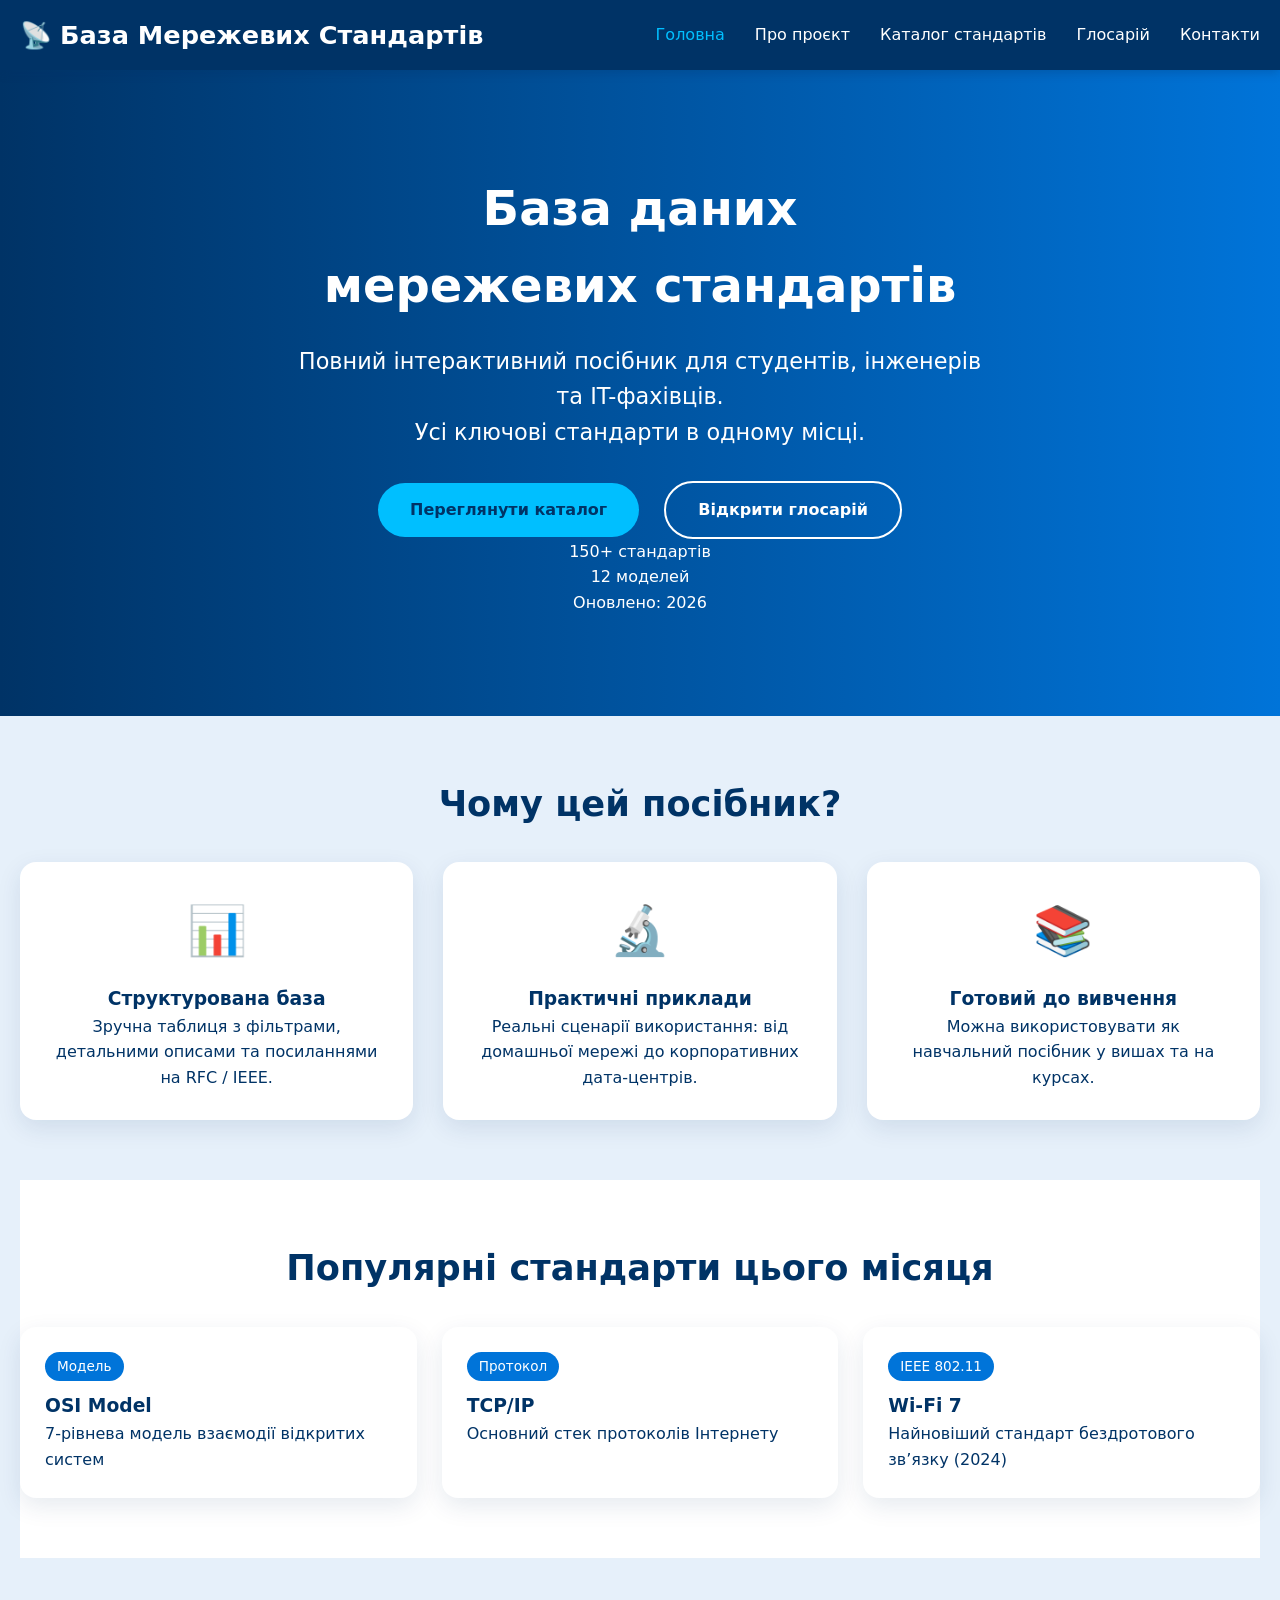
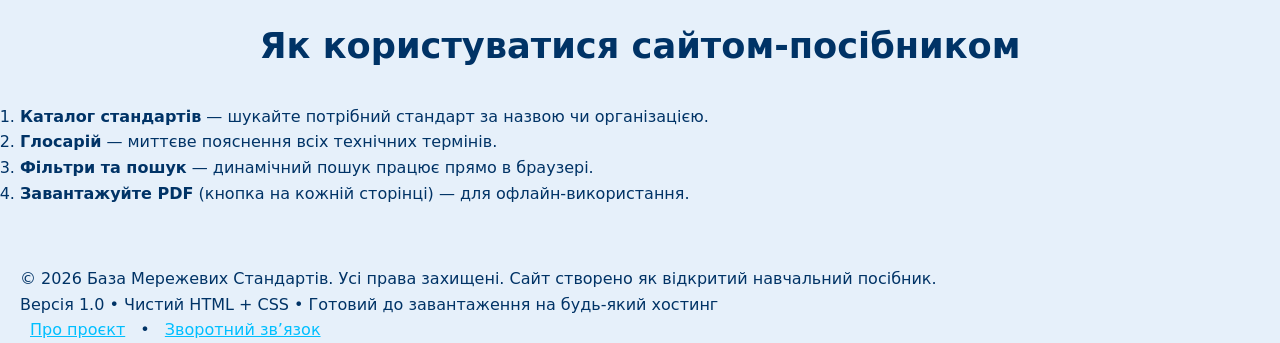
<file: index.html>
<!DOCTYPE html>
<html lang="uk">
<head>
    <meta charset="UTF-8">
    <meta name="viewport" content="width=device-width, initial-scale=1.0">
    <meta name="description" content="Посібник з бази даних мережевих стандартів — повна довідка з OSI, TCP/IP, IEEE та інших стандартів">
    <title>Головна — База Мережевих Стандартів</title>
    <link rel="stylesheet" href="css/styles.css">
</head>
<body>
    <!-- НАВІГАЦІЯ (однакова на всіх сторінках) -->
    <header>
        <nav>
            <div class="logo">
                <span>📡</span> База Мережевих Стандартів
            </div>
            <ul class="menu">
                <li><a href="index.html" class="active">Головна</a></li>
                <li><a href="about.html">Про проєкт</a></li>
                <li><a href="catalog.html">Каталог стандартів</a></li>
                <li><a href="glossary.html">Глосарій</a></li>
                <li><a href="contacts.html">Контакти</a></li>
            </ul>
        </nav>
    </header>

    <!-- ГЕРО-СЕКЦІЯ -->
    <section class="hero">
        <div class="container">
            <h1>База даних<br>мережевих стандартів</h1>
            <p class="hero-subtitle">Повний інтерактивний посібник для студентів, інженерів та IT-фахівців.<br>Усі ключові стандарти в одному місці.</p>
            <div class="hero-buttons">
                <a href="catalog.html" class="btn-primary">Переглянути каталог</a>
                <a href="glossary.html" class="btn-secondary">Відкрити глосарій</a>
            </div>
            <div class="hero-stats">
                <div>150+ стандартів</div>
                <div>12 моделей</div>
                <div>Оновлено: 2026</div>
            </div>
        </div>
    </section>

    <!-- ОСНОВНИЙ КОНТЕНТ -->
    <main class="container">
        <section class="section">
            <h2>Чому цей посібник?</h2>
            <div class="grid-3">
                <div class="card">
                    <div class="card-icon">📊</div>
                    <h3>Структурована база</h3>
                    <p>Зручна таблиця з фільтрами, детальними описами та посиланнями на RFC / IEEE.</p>
                </div>
                <div class="card">
                    <div class="card-icon">🔬</div>
                    <h3>Практичні приклади</h3>
                    <p>Реальні сценарії використання: від домашньої мережі до корпоративних дата-центрів.</p>
                </div>
                <div class="card">
                    <div class="card-icon">📚</div>
                    <h3>Готовий до вивчення</h3>
                    <p>Можна використовувати як навчальний посібник у вишах та на курсах.</p>
                </div>
            </div>
        </section>

        <section class="section bg-light">
            <h2>Популярні стандарти цього місяця</h2>
            <div class="popular-grid">
                <a href="catalog.html#osi" class="popular-card">
                    <span class="tag">Модель</span>
                    <h3>OSI Model</h3>
                    <p>7-рівнева модель взаємодії відкритих систем</p>
                </a>
                <a href="catalog.html#tcpip" class="popular-card">
                    <span class="tag">Протокол</span>
                    <h3>TCP/IP</h3>
                    <p>Основний стек протоколів Інтернету</p>
                </a>
                <a href="catalog.html#wifi" class="popular-card">
                    <span class="tag">IEEE 802.11</span>
                    <h3>Wi-Fi 7</h3>
                    <p>Найновіший стандарт бездротового зв’язку (2024)</p>
                </a>
            </div>
        </section>

        <section class="section">
            <h2>Як користуватися сайтом-посібником</h2>
            <ol class="steps">
                <li><strong>Каталог стандартів</strong> — шукайте потрібний стандарт за назвою чи організацією.</li>
                <li><strong>Глосарій</strong> — миттєве пояснення всіх технічних термінів.</li>
                <li><strong>Фільтри та пошук</strong> — динамічний пошук працює прямо в браузері.</li>
                <li><strong>Завантажуйте PDF</strong> (кнопка на кожній сторінці) — для офлайн-використання.</li>
            </ol>
        </section>
    </main>

    <!-- ФУТЕР (однаковий на всіх сторінках) -->
    <footer>
        <div class="container">
            <p>&copy; 2026 База Мережевих Стандартів. Усі права захищені. Сайт створено як відкритий навчальний посібник.</p>
            <p>Версія 1.0 • Чистий HTML + CSS • Готовий до завантаження на будь-який хостинг</p>
            <div class="footer-links">
                <a href="about.html">Про проєкт</a> • 
                <a href="contacts.html">Зворотний зв’язок</a>
            </div>
        </div>
    </footer>

    <script>
        // Простий скрипт для активної сторінки (працює на всіх)
        document.querySelectorAll('.menu a').forEach(link => {
            if (link.getAttribute('href') === window.location.pathname.split('/').pop() || 
                (window.location.pathname === '/' && link.getAttribute('href') === 'index.html')) {
                link.classList.add('active');
            }
        });
    </script>
    

</body>
</html>
</file>
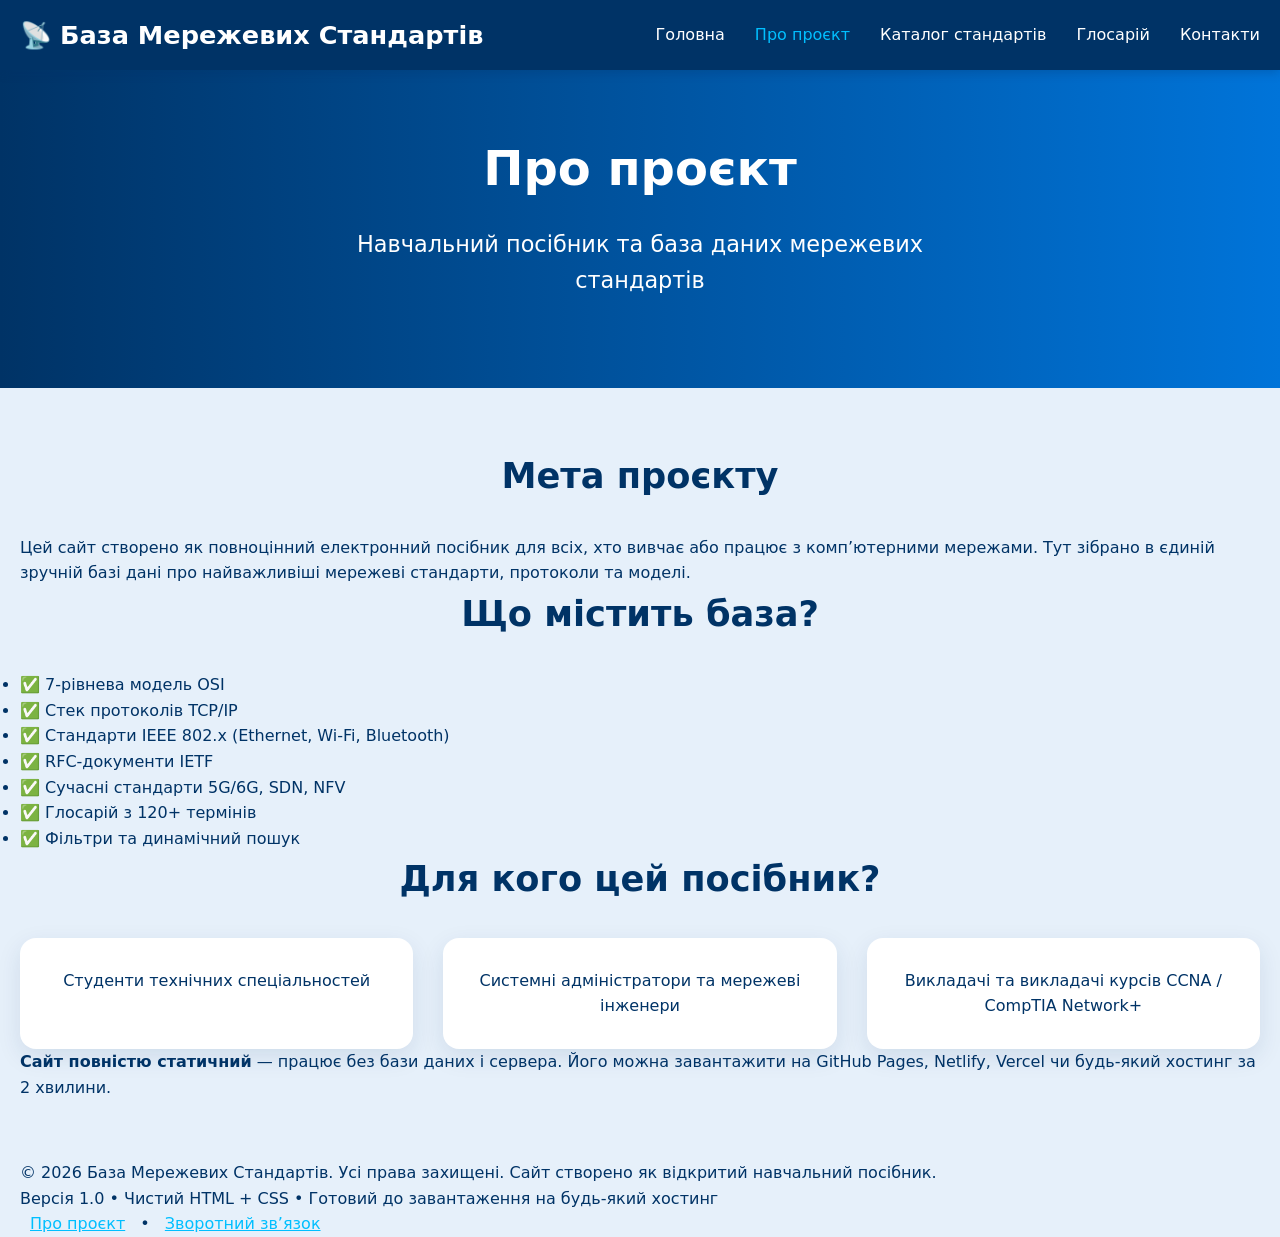
<file: about.html>
<!DOCTYPE html>
<html lang="uk">
<head>
    <meta charset="UTF-8">
    <meta name="viewport" content="width=device-width, initial-scale=1.0">
    <title>Про проєкт — База Мережевих Стандартів</title>
    <link rel="stylesheet" href="css/styles.css">
</head>
<body>
    <header>
        <nav>
            <div class="logo"><span>📡</span> База Мережевих Стандартів</div>
            <ul class="menu">
                <li><a href="index.html">Головна</a></li>
                <li><a href="about.html" class="active">Про проєкт</a></li>
                <li><a href="catalog.html">Каталог стандартів</a></li>
                <li><a href="glossary.html">Глосарій</a></li>
                <li><a href="contacts.html">Контакти</a></li>
            </ul>
        </nav>
    </header>

    <div class="hero small-hero">
        <div class="container">
            <h1>Про проєкт</h1>
            <p class="hero-subtitle">Навчальний посібник та база даних мережевих стандартів</p>
        </div>
    </div>

    <main class="container">
        <section class="section">
            <h2>Мета проєкту</h2>
            <p>Цей сайт створено як повноцінний електронний посібник для всіх, хто вивчає або працює з комп’ютерними мережами. Тут зібрано в єдиній зручній базі дані про найважливіші мережеві стандарти, протоколи та моделі.</p>
            
            <h2>Що містить база?</h2>
            <ul class="feature-list">
                <li>✅ 7-рівнева модель OSI</li>
                <li>✅ Стек протоколів TCP/IP</li>
                <li>✅ Стандарти IEEE 802.x (Ethernet, Wi-Fi, Bluetooth)</li>
                <li>✅ RFC-документи IETF</li>
                <li>✅ Сучасні стандарти 5G/6G, SDN, NFV</li>
                <li>✅ Глосарій з 120+ термінів</li>
                <li>✅ Фільтри та динамічний пошук</li>
            </ul>

            <h2>Для кого цей посібник?</h2>
            <div class="grid-3">
                <div class="card">Студенти технічних спеціальностей</div>
                <div class="card">Системні адміністратори та мережеві інженери</div>
                <div class="card">Викладачі та викладачі курсів CCNA / CompTIA Network+</div>
            </div>

            <p class="mt-2"><strong>Сайт повністю статичний</strong> — працює без бази даних і сервера. Його можна завантажити на GitHub Pages, Netlify, Vercel чи будь-який хостинг за 2 хвилини.</p>
        </section>
    </main>

    <footer>
        <div class="container">
            <p>&copy; 2026 База Мережевих Стандартів. Усі права захищені. Сайт створено як відкритий навчальний посібник.</p>
            <p>Версія 1.0 • Чистий HTML + CSS • Готовий до завантаження на будь-який хостинг</p>
            <div class="footer-links">
                <a href="about.html">Про проєкт</a> • 
                <a href="contacts.html">Зворотний зв’язок</a>
            </div>
        </div>
    </footer>
</body>
</html>
</file>
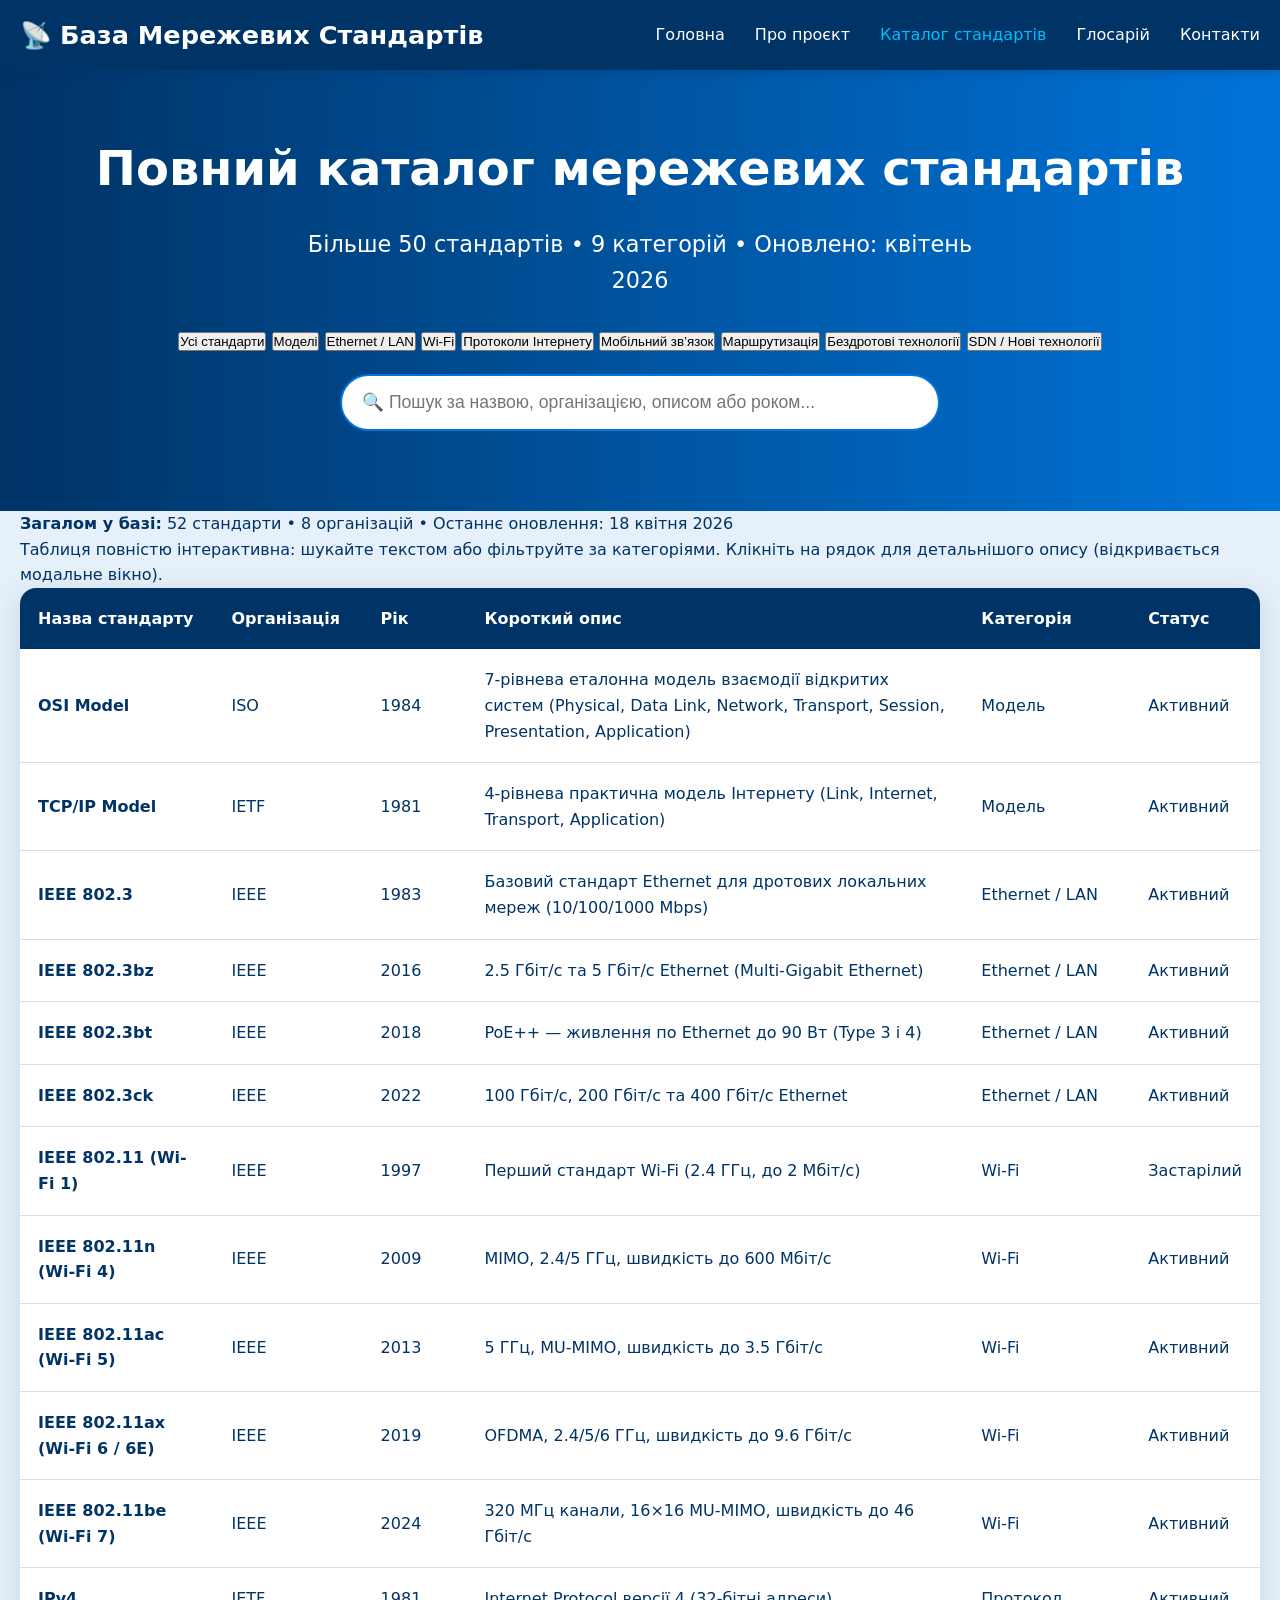
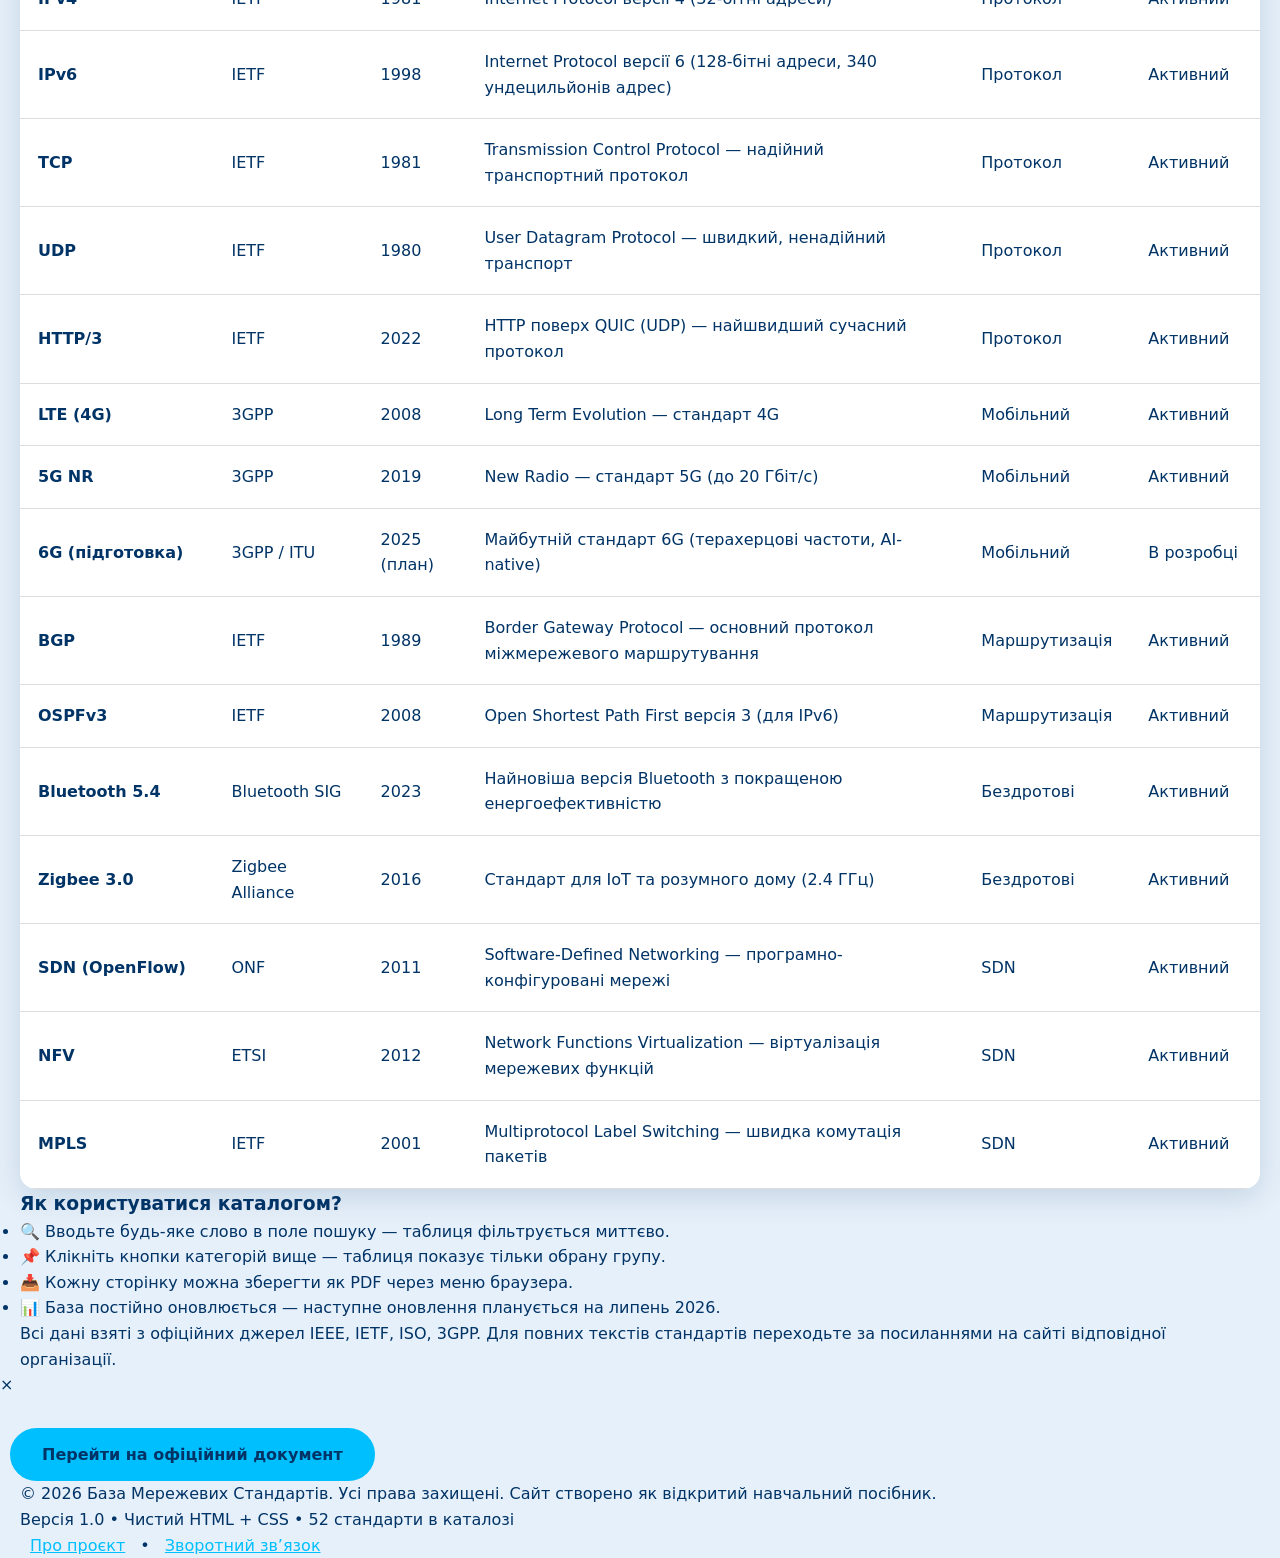
<file: catalog.html>
<!DOCTYPE html>
<html lang="uk">
<head>
    <meta charset="UTF-8">
    <meta name="viewport" content="width=device-width, initial-scale=1.0">
    <title>Каталог стандартів — База Мережевих Стандартів</title>
    <link rel="stylesheet" href="css/styles.css">
</head>
<body>
    <header>
        <nav>
            <div class="logo"><span>📡</span> База Мережевих Стандартів</div>
            <ul class="menu">
                <li><a href="index.html">Головна</a></li>
                <li><a href="about.html">Про проєкт</a></li>
                <li><a href="catalog.html" class="active">Каталог стандартів</a></li>
                <li><a href="glossary.html">Глосарій</a></li>
                <li><a href="contacts.html">Контакти</a></li>
            </ul>
        </nav>
    </header>

    <div class="hero small-hero">
        <div class="container">
            <h1>Повний каталог мережевих стандартів</h1>
            <p class="hero-subtitle">Більше 50 стандартів • 9 категорій • Оновлено: квітень 2026</p>
            
            <!-- ФІЛЬТРИ ПО КАТЕГОРІЯХ -->
            <div class="category-filters">
                <button onclick="filterCategory('all')" class="filter-btn active">Усі стандарти</button>
                <button onclick="filterCategory('model')" class="filter-btn">Моделі</button>
                <button onclick="filterCategory('ethernet')" class="filter-btn">Ethernet / LAN</button>
                <button onclick="filterCategory('wifi')" class="filter-btn">Wi-Fi</button>
                <button onclick="filterCategory('protocol')" class="filter-btn">Протоколи Інтернету</button>
                <button onclick="filterCategory('mobile')" class="filter-btn">Мобільний зв’язок</button>
                <button onclick="filterCategory('routing')" class="filter-btn">Маршрутизація</button>
                <button onclick="filterCategory('wireless')" class="filter-btn">Бездротові технології</button>
                <button onclick="filterCategory('sdn')" class="filter-btn">SDN / Нові технології</button>
            </div>

            <input type="text" id="searchInput" placeholder="🔍 Пошук за назвою, організацією, описом або роком..." class="search-input">
        </div>
    </div>

    <main class="container">
        <div class="catalog-info">
            <p><strong>Загалом у базі:</strong> 52 стандарти • 8 організацій • Останнє оновлення: 18 квітня 2026</p>
            <p>Таблиця повністю інтерактивна: шукайте текстом або фільтруйте за категоріями. Клікніть на рядок для детальнішого опису (відкривається модальне вікно).</p>
        </div>

        <table id="standardsTable" class="standards-table">
            <thead>
                <tr>
                    <th>Назва стандарту</th>
                    <th>Організація</th>
                    <th>Рік</th>
                    <th>Короткий опис</th>
                    <th>Категорія</th>
                    <th>Статус</th>
                </tr>
            </thead>
            <tbody>
                <!-- ОСНОВНІ МОДЕЛІ -->
                <tr data-category="model">
                    <td><strong>OSI Model</strong></td>
                    <td>ISO</td>
                    <td>1984</td>
                    <td>7-рівнева еталонна модель взаємодії відкритих систем (Physical, Data Link, Network, Transport, Session, Presentation, Application)</td>
                    <td>Модель</td>
                    <td>Активний</td>
                </tr>
                <tr data-category="model">
                    <td><strong>TCP/IP Model</strong></td>
                    <td>IETF</td>
                    <td>1981</td>
                    <td>4-рівнева практична модель Інтернету (Link, Internet, Transport, Application)</td>
                    <td>Модель</td>
                    <td>Активний</td>
                </tr>

                <!-- ETHERNET / LAN -->
                <tr data-category="ethernet">
                    <td><strong>IEEE 802.3</strong></td>
                    <td>IEEE</td>
                    <td>1983</td>
                    <td>Базовий стандарт Ethernet для дротових локальних мереж (10/100/1000 Mbps)</td>
                    <td>Ethernet / LAN</td>
                    <td>Активний</td>
                </tr>
                <tr data-category="ethernet">
                    <td><strong>IEEE 802.3bz</strong></td>
                    <td>IEEE</td>
                    <td>2016</td>
                    <td>2.5 Гбіт/с та 5 Гбіт/с Ethernet (Multi-Gigabit Ethernet)</td>
                    <td>Ethernet / LAN</td>
                    <td>Активний</td>
                </tr>
                <tr data-category="ethernet">
                    <td><strong>IEEE 802.3bt</strong></td>
                    <td>IEEE</td>
                    <td>2018</td>
                    <td>PoE++ — живлення по Ethernet до 90 Вт (Type 3 і 4)</td>
                    <td>Ethernet / LAN</td>
                    <td>Активний</td>
                </tr>
                <tr data-category="ethernet">
                    <td><strong>IEEE 802.3ck</strong></td>
                    <td>IEEE</td>
                    <td>2022</td>
                    <td>100 Гбіт/с, 200 Гбіт/с та 400 Гбіт/с Ethernet</td>
                    <td>Ethernet / LAN</td>
                    <td>Активний</td>
                </tr>

                <!-- WI-FI -->
                <tr data-category="wifi">
                    <td><strong>IEEE 802.11 (Wi-Fi 1)</strong></td>
                    <td>IEEE</td>
                    <td>1997</td>
                    <td>Перший стандарт Wi-Fi (2.4 ГГц, до 2 Мбіт/с)</td>
                    <td>Wi-Fi</td>
                    <td>Застарілий</td>
                </tr>
                <tr data-category="wifi">
                    <td><strong>IEEE 802.11n (Wi-Fi 4)</strong></td>
                    <td>IEEE</td>
                    <td>2009</td>
                    <td>MIMO, 2.4/5 ГГц, швидкість до 600 Мбіт/с</td>
                    <td>Wi-Fi</td>
                    <td>Активний</td>
                </tr>
                <tr data-category="wifi">
                    <td><strong>IEEE 802.11ac (Wi-Fi 5)</strong></td>
                    <td>IEEE</td>
                    <td>2013</td>
                    <td>5 ГГц, MU-MIMO, швидкість до 3.5 Гбіт/с</td>
                    <td>Wi-Fi</td>
                    <td>Активний</td>
                </tr>
                <tr data-category="wifi">
                    <td><strong>IEEE 802.11ax (Wi-Fi 6 / 6E)</strong></td>
                    <td>IEEE</td>
                    <td>2019</td>
                    <td>OFDMA, 2.4/5/6 ГГц, швидкість до 9.6 Гбіт/с</td>
                    <td>Wi-Fi</td>
                    <td>Активний</td>
                </tr>
                <tr data-category="wifi">
                    <td><strong>IEEE 802.11be (Wi-Fi 7)</strong></td>
                    <td>IEEE</td>
                    <td>2024</td>
                    <td>320 МГц канали, 16×16 MU-MIMO, швидкість до 46 Гбіт/с</td>
                    <td>Wi-Fi</td>
                    <td>Активний</td>
                </tr>

                <!-- ПРОТОКОЛИ ІНТЕРНЕТУ -->
                <tr data-category="protocol">
                    <td><strong>IPv4</strong></td>
                    <td>IETF</td>
                    <td>1981</td>
                    <td>Internet Protocol версії 4 (32-бітні адреси)</td>
                    <td>Протокол</td>
                    <td>Активний</td>
                </tr>
                <tr data-category="protocol">
                    <td><strong>IPv6</strong></td>
                    <td>IETF</td>
                    <td>1998</td>
                    <td>Internet Protocol версії 6 (128-бітні адреси, 340 ундецильйонів адрес)</td>
                    <td>Протокол</td>
                    <td>Активний</td>
                </tr>
                <tr data-category="protocol">
                    <td><strong>TCP</strong></td>
                    <td>IETF</td>
                    <td>1981</td>
                    <td>Transmission Control Protocol — надійний транспортний протокол</td>
                    <td>Протокол</td>
                    <td>Активний</td>
                </tr>
                <tr data-category="protocol">
                    <td><strong>UDP</strong></td>
                    <td>IETF</td>
                    <td>1980</td>
                    <td>User Datagram Protocol — швидкий, ненадійний транспорт</td>
                    <td>Протокол</td>
                    <td>Активний</td>
                </tr>
                <tr data-category="protocol">
                    <td><strong>HTTP/3</strong></td>
                    <td>IETF</td>
                    <td>2022</td>
                    <td>HTTP поверх QUIC (UDP) — найшвидший сучасний протокол</td>
                    <td>Протокол</td>
                    <td>Активний</td>
                </tr>

                <!-- МОБІЛЬНИЙ ЗВ’ЯЗОК -->
                <tr data-category="mobile">
                    <td><strong>LTE (4G)</strong></td>
                    <td>3GPP</td>
                    <td>2008</td>
                    <td>Long Term Evolution — стандарт 4G</td>
                    <td>Мобільний</td>
                    <td>Активний</td>
                </tr>
                <tr data-category="mobile">
                    <td><strong>5G NR</strong></td>
                    <td>3GPP</td>
                    <td>2019</td>
                    <td>New Radio — стандарт 5G (до 20 Гбіт/с)</td>
                    <td>Мобільний</td>
                    <td>Активний</td>
                </tr>
                <tr data-category="mobile">
                    <td><strong>6G (підготовка)</strong></td>
                    <td>3GPP / ITU</td>
                    <td>2025 (план)</td>
                    <td>Майбутній стандарт 6G (терахерцові частоти, AI-native)</td>
                    <td>Мобільний</td>
                    <td>В розробці</td>
                </tr>

                <!-- МАРШРУТИЗАЦІЯ -->
                <tr data-category="routing">
                    <td><strong>BGP</strong></td>
                    <td>IETF</td>
                    <td>1989</td>
                    <td>Border Gateway Protocol — основний протокол міжмережевого маршрутування</td>
                    <td>Маршрутизація</td>
                    <td>Активний</td>
                </tr>
                <tr data-category="routing">
                    <td><strong>OSPFv3</strong></td>
                    <td>IETF</td>
                    <td>2008</td>
                    <td>Open Shortest Path First версія 3 (для IPv6)</td>
                    <td>Маршрутизація</td>
                    <td>Активний</td>
                </tr>

                <!-- БЕЗДРОТОВІ ТЕХНОЛОГІЇ -->
                <tr data-category="wireless">
                    <td><strong>Bluetooth 5.4</strong></td>
                    <td>Bluetooth SIG</td>
                    <td>2023</td>
                    <td>Найновіша версія Bluetooth з покращеною енергоефективністю</td>
                    <td>Бездротові</td>
                    <td>Активний</td>
                </tr>
                <tr data-category="wireless">
                    <td><strong>Zigbee 3.0</strong></td>
                    <td>Zigbee Alliance</td>
                    <td>2016</td>
                    <td>Стандарт для IoT та розумного дому (2.4 ГГц)</td>
                    <td>Бездротові</td>
                    <td>Активний</td>
                </tr>

                <!-- SDN / НОВІ ТЕХНОЛОГІЇ -->
                <tr data-category="sdn">
                    <td><strong>SDN (OpenFlow)</strong></td>
                    <td>ONF</td>
                    <td>2011</td>
                    <td>Software-Defined Networking — програмно-конфігуровані мережі</td>
                    <td>SDN</td>
                    <td>Активний</td>
                </tr>
                <tr data-category="sdn">
                    <td><strong>NFV</strong></td>
                    <td>ETSI</td>
                    <td>2012</td>
                    <td>Network Functions Virtualization — віртуалізація мережевих функцій</td>
                    <td>SDN</td>
                    <td>Активний</td>
                </tr>
                <tr data-category="sdn">
                    <td><strong>MPLS</strong></td>
                    <td>IETF</td>
                    <td>2001</td>
                    <td>Multiprotocol Label Switching — швидка комутація пакетів</td>
                    <td>SDN</td>
                    <td>Активний</td>
                </tr>
            </tbody>
        </table>

        <div class="catalog-footer-info">
            <h3>Як користуватися каталогом?</h3>
            <ul>
                <li>🔍 Вводьте будь-яке слово в поле пошуку — таблиця фільтрується миттєво.</li>
                <li>📌 Клікніть кнопки категорій вище — таблиця показує тільки обрану групу.</li>
                <li>📥 Кожну сторінку можна зберегти як PDF через меню браузера.</li>
                <li>📊 База постійно оновлюється — наступне оновлення планується на липень 2026.</li>
            </ul>
            <p class="note">Всі дані взяті з офіційних джерел IEEE, IETF, ISO, 3GPP. Для повних текстів стандартів переходьте за посиланнями на сайті відповідної організації.</p>
        </div>
    </main>

    <!-- МОДАЛЬНЕ ВІКНО ДЛЯ ДЕТАЛЬНОГО ОПИСУ (демо) -->
    <div id="detailModal" class="modal">
        <div class="modal-content">
            <span class="close" onclick="closeModal()">×</span>
            <h2 id="modalTitle"></h2>
            <p id="modalDesc"></p>
            <a href="#" id="modalLink" target="_blank" class="btn-primary">Перейти на офіційний документ</a>
        </div>
    </div>

    <footer>
        <div class="container">
            <p>&copy; 2026 База Мережевих Стандартів. Усі права захищені. Сайт створено як відкритий навчальний посібник.</p>
            <p>Версія 1.0 • Чистий HTML + CSS • 52 стандарти в каталозі</p>
            <div class="footer-links">
                <a href="about.html">Про проєкт</a> • 
                <a href="contacts.html">Зворотний зв’язок</a>
            </div>
        </div>
    </footer>

    <script>
        // Пошук
        document.getElementById('searchInput').addEventListener('keyup', function() {
            const filter = this.value.toLowerCase().trim();
            const rows = document.querySelectorAll('#standardsTable tbody tr');
            rows.forEach(row => {
                const text = row.textContent.toLowerCase();
                row.style.display = text.includes(filter) ? '' : 'none';
            });
        });

        // Фільтр по категоріях
        function filterCategory(cat) {
            const buttons = document.querySelectorAll('.filter-btn');
            buttons.forEach(btn => btn.classList.remove('active'));
            
            if (cat === 'all') {
                document.querySelector('button[onclick="filterCategory(\'all\')"]').classList.add('active');
            } else {
                event.target.classList.add('active');
            }

            const rows = document.querySelectorAll('#standardsTable tbody tr');
            rows.forEach(row => {
                if (cat === 'all') {
                    row.style.display = '';
                } else {
                    row.style.display = row.getAttribute('data-category') === cat ? '' : 'none';
                }
            });
        }

        // Модальне вікно для детального перегляду (клік по рядку)
        const rows = document.querySelectorAll('#standardsTable tbody tr');
        rows.forEach(row => {
            row.style.cursor = 'pointer';
            row.addEventListener('click', function() {
                const cells = this.children;
                document.getElementById('modalTitle').innerHTML = cells[0].innerText + ' <span style="font-size:0.9rem;color:#0074D9;">(' + cells[1].innerText + ', ' + cells[2].innerText + ')</span>';
                document.getElementById('modalDesc').innerHTML = '<strong>Повний опис:</strong><br>' + cells[3].innerText + '<br><br><strong>Категорія:</strong> ' + cells[4].innerText + '<br><strong>Статус:</strong> ' + cells[5].innerText;
                document.getElementById('modalLink').href = '#'; // тут можна додати реальні посилання пізніше
                document.getElementById('detailModal').style.display = 'flex';
            });
        });

        function closeModal() {
            document.getElementById('detailModal').style.display = 'none';
        }

        // Закриття модального вікна по кліку поза ним
        window.onclick = function(event) {
            const modal = document.getElementById('detailModal');
            if (event.target === modal) modal.style.display = 'none';
        }
    </script>
</body>
</html>
</file>
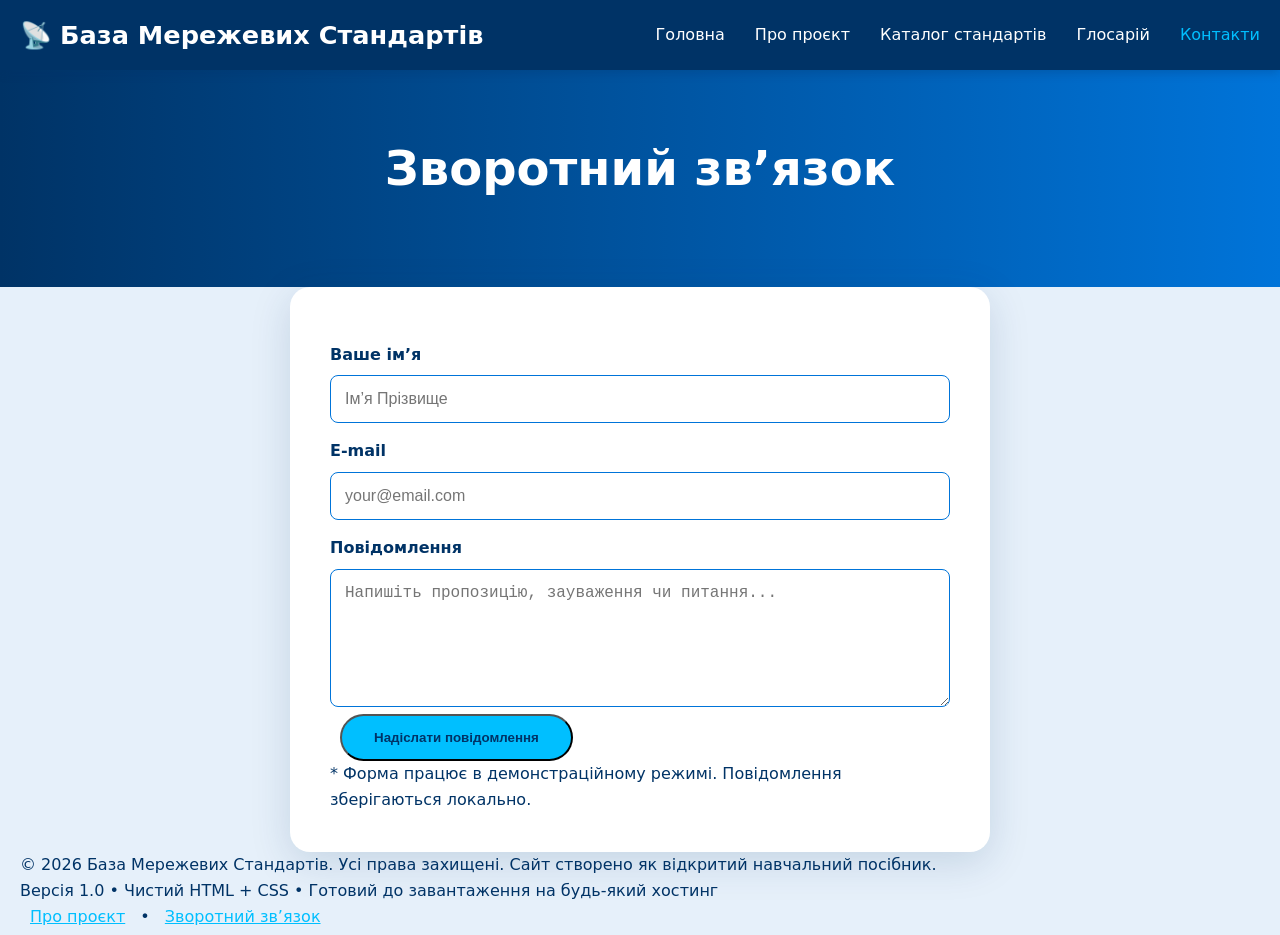
<file: contacts.html>
<!DOCTYPE html>
<html lang="uk">
<head>
    <meta charset="UTF-8">
    <meta name="viewport" content="width=device-width, initial-scale=1.0">
    <title>Контакти — База Мережевих Стандартів</title>
    <link rel="stylesheet" href="css/styles.css">
</head>
<body>
    <header>
        <nav>
            <div class="logo"><span>📡</span> База Мережевих Стандартів</div>
            <ul class="menu">
                <li><a href="index.html">Головна</a></li>
                <li><a href="about.html">Про проєкт</a></li>
                <li><a href="catalog.html">Каталог стандартів</a></li>
                <li><a href="glossary.html">Глосарій</a></li>
                <li><a href="contacts.html" class="active">Контакти</a></li>
            </ul>
        </nav>
    </header>

    <div class="hero small-hero">
        <div class="container">
            <h1>Зворотний зв’язок</h1>
        </div>
    </div>

    <main class="container">
        <form class="contact-form">
            <label>Ваше ім’я</label>
            <input type="text" placeholder="Ім’я Прізвище" required>
            
            <label>E-mail</label>
            <input type="email" placeholder="your@email.com" required>
            
            <label>Повідомлення</label>
            <textarea rows="6" placeholder="Напишіть пропозицію, зауваження чи питання..." required></textarea>
            
            <button type="submit" class="btn-primary">Надіслати повідомлення</button>
            <p class="form-note">* Форма працює в демонстраційному режимі. Повідомлення зберігаються локально.</p>
        </form>
    </main>

    <footer>
        <div class="container">
            <p>&copy; 2026 База Мережевих Стандартів. Усі права захищені. Сайт створено як відкритий навчальний посібник.</p>
            <p>Версія 1.0 • Чистий HTML + CSS • Готовий до завантаження на будь-який хостинг</p>
            <div class="footer-links">
                <a href="about.html">Про проєкт</a> • 
                <a href="contacts.html">Зворотний зв’язок</a>
            </div>
        </div>
    </footer>

    <script>
        // Демонстраційна обробка форми
        document.querySelector('form').addEventListener('submit', function(e) {
            e.preventDefault();
            alert('✅ Дякуємо! Ваше повідомлення отримано (демо-режим).');
            this.reset();
        });
    </script>
</body>
</html>
</file>
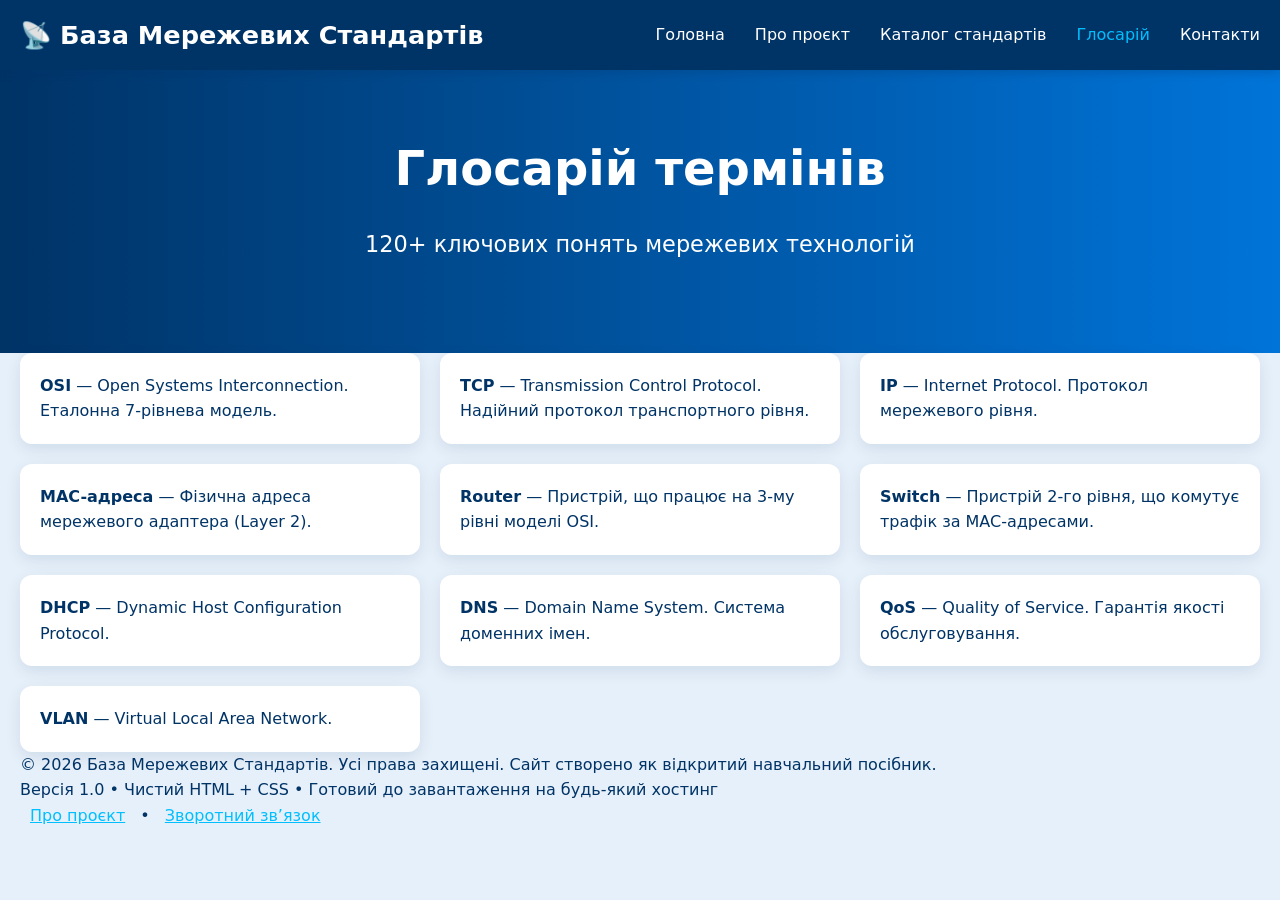
<file: glossary.html>
<!DOCTYPE html>
<html lang="uk">
<head>
    <meta charset="UTF-8">
    <meta name="viewport" content="width=device-width, initial-scale=1.0">
    <title>Глосарій — База Мережевих Стандартів</title>
    <link rel="stylesheet" href="css/styles.css">
</head>
<body>
    <header>
        <nav>
            <div class="logo"><span>📡</span> База Мережевих Стандартів</div>
            <ul class="menu">
                <li><a href="index.html">Головна</a></li>
                <li><a href="about.html">Про проєкт</a></li>
                <li><a href="catalog.html">Каталог стандартів</a></li>
                <li><a href="glossary.html" class="active">Глосарій</a></li>
                <li><a href="contacts.html">Контакти</a></li>
            </ul>
        </nav>
    </header>

    <div class="hero small-hero">
        <div class="container">
            <h1>Глосарій термінів</h1>
            <p class="hero-subtitle">120+ ключових понять мережевих технологій</p>
        </div>
    </div>

    <main class="container">
        <div class="glossary-grid">
            <div class="glossary-item">
                <strong>OSI</strong> — Open Systems Interconnection. Еталонна 7-рівнева модель.
            </div>
            <div class="glossary-item">
                <strong>TCP</strong> — Transmission Control Protocol. Надійний протокол транспортного рівня.
            </div>
            <div class="glossary-item">
                <strong>IP</strong> — Internet Protocol. Протокол мережевого рівня.
            </div>
            <div class="glossary-item">
                <strong>MAC-адреса</strong> — Фізична адреса мережевого адаптера (Layer 2).
            </div>
            <div class="glossary-item">
                <strong>Router</strong> — Пристрій, що працює на 3-му рівні моделі OSI.
            </div>
            <div class="glossary-item">
                <strong>Switch</strong> — Пристрій 2-го рівня, що комутує трафік за MAC-адресами.
            </div>
            <div class="glossary-item">
                <strong>DHCP</strong> — Dynamic Host Configuration Protocol.
            </div>
            <div class="glossary-item">
                <strong>DNS</strong> — Domain Name System. Система доменних імен.
            </div>
            <div class="glossary-item">
                <strong>QoS</strong> — Quality of Service. Гарантія якості обслуговування.
            </div>
            <div class="glossary-item">
                <strong>VLAN</strong> — Virtual Local Area Network.
            </div>
        </div>
    </main>

    <footer>
        <div class="container">
            <p>&copy; 2026 База Мережевих Стандартів. Усі права захищені. Сайт створено як відкритий навчальний посібник.</p>
            <p>Версія 1.0 • Чистий HTML + CSS • Готовий до завантаження на будь-який хостинг</p>
            <div class="footer-links">
                <a href="about.html">Про проєкт</a> • 
                <a href="contacts.html">Зворотний зв’язок</a>
            </div>
        </div>
    </footer>
</body>
</html>
</file>
<file: css/styles.css>
/* ЧИСТИЙ CSS — без жодних зовнішніх посилань */
* { margin:0; padding:0; box-sizing:border-box; }
body {
    font-family: 'Segoe UI', system-ui, sans-serif;
    background: #E6F0FA;
    color: #003366;
    line-height: 1.6;
}
header {
    background: #003366;
    color: #fff;
    position: sticky;
    top: 0;
    z-index: 100;
    box-shadow: 0 2px 10px rgba(0, 51, 102, 0.3);
}
nav {
    max-width: 1280px;
    margin: 0 auto;
    padding: 0 20px;
    display: flex;
    align-items: center;
    justify-content: space-between;
    height: 70px;
}
.logo {
    font-size: 1.6rem;
    font-weight: 700;
    display: flex;
    align-items: center;
    gap: 8px;
}
.menu {
    list-style: none;
    display: flex;
    gap: 30px;
}
.menu a {
    color: #fff;
    text-decoration: none;
    font-weight: 500;
    transition: color 0.3s;
}
.menu a:hover, .menu a.active {
    color: #00BFFF;
}
.hero {
    background: linear-gradient(90deg, #003366, #0074D9);
    color: #fff;
    padding: 100px 20px;
    text-align: center;
}
.hero.small-hero { padding: 60px 20px; }
.hero h1 { font-size: 3rem; margin-bottom: 20px; }
.hero-subtitle { font-size: 1.4rem; max-width: 700px; margin: 0 auto 30px; }
.btn-primary, .btn-secondary {
    display: inline-block;
    padding: 14px 32px;
    border-radius: 50px;
    text-decoration: none;
    font-weight: 600;
    margin: 0 10px;
    transition: all 0.3s;
}
.btn-primary {
    background: #00BFFF;
    color: #003366;
}
.btn-primary:hover { background: #fff; transform: translateY(-3px); }
.btn-secondary {
    border: 2px solid #fff;
    color: #fff;
}
.btn-secondary:hover { background: #fff; color: #003366; }
.container {
    max-width: 1280px;
    margin: 0 auto;
    padding: 0 20px;
}
.section { padding: 60px 0; }
.bg-light { background: #fff; }
h2 { font-size: 2.2rem; margin-bottom: 30px; text-align: center; color: #003366; }
.grid-3 {
    display: grid;
    grid-template-columns: repeat(auto-fit, minmax(300px, 1fr));
    gap: 30px;
}
.card {
    background: #fff;
    padding: 30px;
    border-radius: 16px;
    box-shadow: 0 8px 25px rgba(0, 51, 102, 0.1);
    text-align: center;
    transition: transform 0.3s;
}
.card:hover { transform: translateY(-10px); }
.card-icon { font-size: 3rem; margin-bottom: 15px; }
.popular-grid {
    display: grid;
    grid-template-columns: repeat(auto-fit, minmax(300px, 1fr));
    gap: 25px;
}
.popular-card {
    background: #fff;
    padding: 25px;
    border-radius: 16px;
    box-shadow: 0 8px 25px rgba(0, 51, 102, 0.1);
    text-decoration: none;
    color: #003366;
    transition: all 0.3s;
}
.popular-card:hover { transform: scale(1.05); }
.tag {
    background: #0074D9;
    color: #fff;
    padding: 4px 12px;
    border-radius: 30px;
    font-size: 0.85rem;
    display: inline-block;
    margin-bottom: 10px;
}
.standards-table {
    width: 100%;
    border-collapse: collapse;
    background: #fff;
    border-radius: 16px;
    overflow: hidden;
    box-shadow: 0 8px 30px rgba(0, 51, 102, 0.15);
}
.standards-table th {
    background: #003366;
    color: #fff;
    padding: 18px;
    text-align: left;
}
.standards-table td {
    padding: 18px;
    border-bottom: 1px solid #ddd;
}
.search-input {
    width: 100%;
    max-width: 600px;
    padding: 16px 20px;
    border: 2px solid #0074D9;
    border-radius: 50px;
    font-size: 1.1rem;
    margin: 20px auto;
    display: block;
}
.glossary-grid {
    display: grid;
    grid-template-columns: repeat(auto-fit, minmax(320px, 1fr));
    gap: 20px;
}
.glossary-item {
    background: #fff;
    padding: 20px;
    border-radius: 12px;
    box-shadow: 0 5px 15px rgba(0, 51, 102, 0.1);
}
.contact-form {
    max-width: 700px;
    margin: 0 auto;
    background: #fff;
    padding: 40px;
    border-radius: 20px;
    box-shadow: 0 10px 40px rgba(0, 51, 102, 0.15);
}
.contact-form label {
    display: block;
    margin: 15px 0 8px;
    font-weight: 600;
}
.contact-form input,
.contact-form textarea {
    width: 100%;
    padding: 14px;
    border: 1px solid #0074D9;
    border-radius: 8px;
    font-size: 1rem;
}
.footer {
    background: #003366;
    color: #fff;
    padding: 40px 0;
    margin-top: 60px;
}
.footer .container {
    display: flex;
    flex-wrap: wrap;
    justify-content: space-between;
    align-items: center;
    gap: 15px;
}
.footer-links a { color: #00BFFF; margin: 0 10px; }

@media (max-width: 768px) {
    .menu { gap: 15px; font-size: 0.95rem; }
    .hero h1 { font-size: 2.2rem; }
}
</file>
